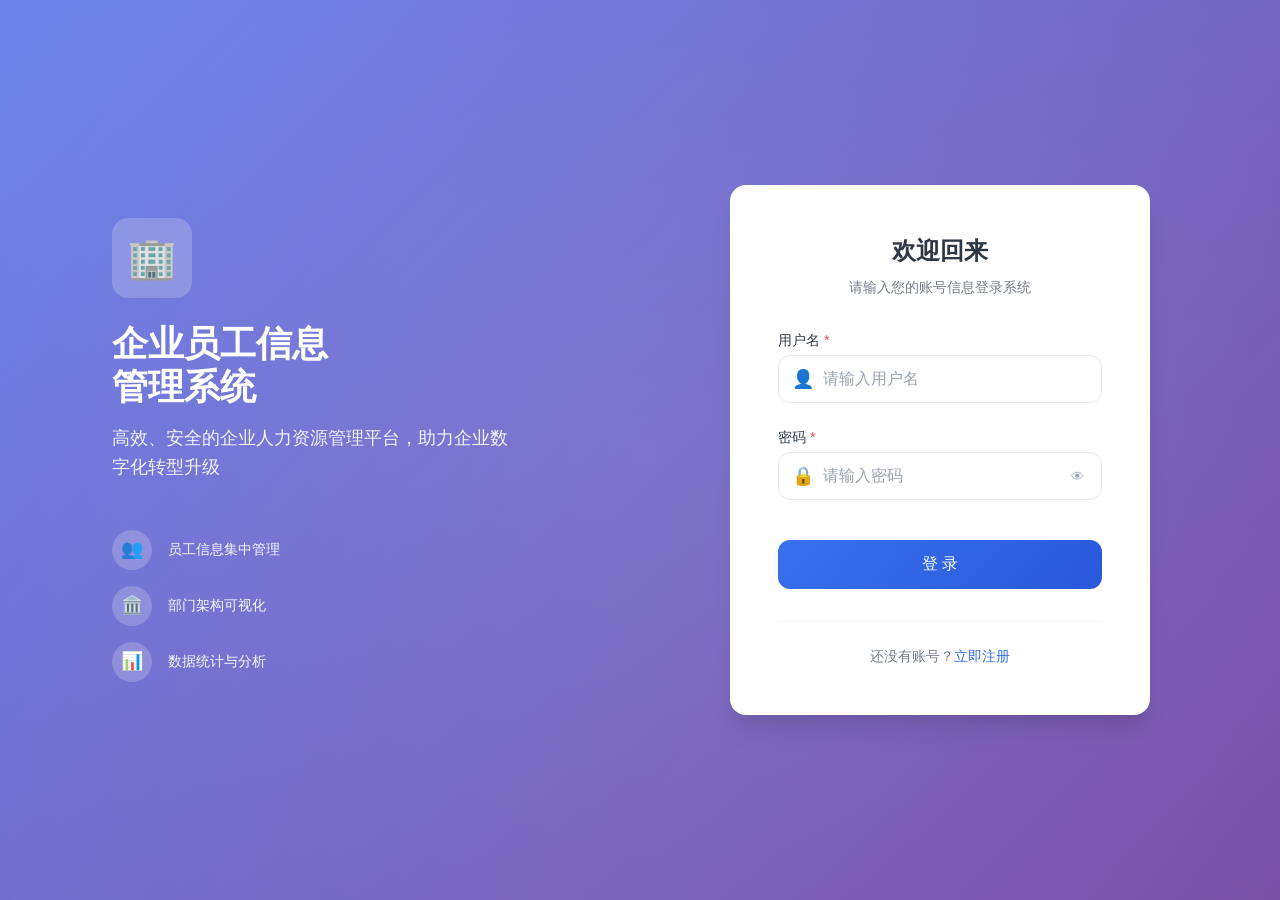
<file: frontend/login.html>
<!DOCTYPE html>
<html lang="zh-CN">
<head>
    <meta charset="UTF-8">
    <meta name="viewport" content="width=device-width, initial-scale=1.0">
    <meta name="description" content="企业员工信息管理系统 - 用户登录">
    <title>登录 - 企业员工信息管理系统</title>
    <link rel="stylesheet" href="css/variables.css">
    <link rel="stylesheet" href="css/base.css">
    <link rel="stylesheet" href="css/components.css">
    <link rel="stylesheet" href="css/modal.css">
    <link rel="stylesheet" href="css/login.css">
</head>
<body>
    <div class="login-page">
        <div class="login-container">
            <!-- 左侧品牌区域 -->
            <div class="login-brand">
                <div class="login-brand-logo">🏢</div>
                <h1 class="login-brand-title">企业员工信息<br>管理系统</h1>
                <p class="login-brand-subtitle">
                    高效、安全的企业人力资源管理平台，助力企业数字化转型升级
                </p>
                <div class="login-brand-features">
                    <div class="login-feature">
                        <div class="login-feature-icon">👥</div>
                        <span class="login-feature-text">员工信息集中管理</span>
                    </div>
                    <div class="login-feature">
                        <div class="login-feature-icon">🏛️</div>
                        <span class="login-feature-text">部门架构可视化</span>
                    </div>
                    <div class="login-feature">
                        <div class="login-feature-icon">📊</div>
                        <span class="login-feature-text">数据统计与分析</span>
                    </div>
                </div>
            </div>

            <!-- 右侧表单区域 -->
            <div class="login-form-container">
                <div class="login-form-card">
                    <div class="login-form-header">
                        <h2 class="login-form-title">欢迎回来</h2>
                        <p class="login-form-desc">请输入您的账号信息登录系统</p>
                    </div>

                    <form id="loginForm" class="login-form" novalidate>
                        <div class="form-group">
                            <label class="form-label required">用户名</label>
                            <div class="input-with-icon">
                                <input type="text" 
                                       id="username" 
                                       name="username" 
                                       class="form-input" 
                                       placeholder="请输入用户名"
                                       required
                                       autocomplete="username">
                                <span class="input-icon">👤</span>
                            </div>
                            <span class="form-error"></span>
                        </div>

                        <div class="form-group">
                            <label class="form-label required">密码</label>
                            <div class="input-with-icon">
                                <input type="password" 
                                       id="password" 
                                       name="password" 
                                       class="form-input" 
                                       placeholder="请输入密码"
                                       required
                                       autocomplete="current-password">
                                <span class="input-icon">🔒</span>
                                <button type="button" class="password-toggle" id="togglePassword">👁</button>
                            </div>
                            <span class="form-error"></span>
                        </div>

                        <button type="submit" class="btn btn-primary" id="loginBtn">
                            <span id="loginBtnText">登 录</span>
                            <span id="loginBtnLoading" class="hidden">登录中...</span>
                        </button>
                    </form>

                    <div class="login-form-footer">
                        <p>还没有账号？<a href="register.html">立即注册</a></p>
                    </div>
                </div>
            </div>
        </div>
    </div>

    <script src="js/api.js"></script>
    <script src="js/components.js"></script>
    <script>
        document.addEventListener('DOMContentLoaded', function() {
            // 检查是否已登录
            if (TokenManager.getToken()) {
                window.location.href = '/index.html';
                return;
            }

            const form = document.getElementById('loginForm');
            const loginBtn = document.getElementById('loginBtn');
            const loginBtnText = document.getElementById('loginBtnText');
            const loginBtnLoading = document.getElementById('loginBtnLoading');
            const togglePassword = document.getElementById('togglePassword');
            const passwordInput = document.getElementById('password');

            // 密码显示/隐藏
            togglePassword.addEventListener('click', function() {
                const type = passwordInput.type === 'password' ? 'text' : 'password';
                passwordInput.type = type;
                this.textContent = type === 'password' ? '👁' : '🙈';
            });

            // 表单提交
            form.addEventListener('submit', async function(e) {
                e.preventDefault();

                const username = document.getElementById('username').value.trim();
                const password = document.getElementById('password').value;

                // 验证
                let hasError = false;
                if (!username) {
                    showFieldError('username', '请输入用户名');
                    hasError = true;
                } else {
                    clearFieldError('username');
                }

                if (!password) {
                    showFieldError('password', '请输入密码');
                    hasError = true;
                } else {
                    clearFieldError('password');
                }

                if (hasError) return;

                // 提交
                setLoading(true);
                try {
                    const result = await AuthAPI.login({ username, password });
                    
                    // 保存Token和用户信息
                    TokenManager.setToken(result.data.token);
                    TokenManager.setUser({
                        id: result.data.userId,
                        username: result.data.username,
                        nickname: result.data.nickname,
                        avatar: result.data.avatar
                    });

                    Toast.success('登录成功，正在跳转...');
                    
                    setTimeout(() => {
                        window.location.href = '/index.html';
                    }, 500);
                } catch (error) {
                    Toast.error(error.message || '登录失败，请检查用户名和密码');
                } finally {
                    setLoading(false);
                }
            });

            function showFieldError(fieldId, message) {
                const field = document.getElementById(fieldId);
                const errorEl = field.parentElement.parentElement.querySelector('.form-error');
                field.classList.add('error');
                if (errorEl) {
                    errorEl.textContent = message;
                    errorEl.style.display = 'block';
                }
            }

            function clearFieldError(fieldId) {
                const field = document.getElementById(fieldId);
                const errorEl = field.parentElement.parentElement.querySelector('.form-error');
                field.classList.remove('error');
                if (errorEl) {
                    errorEl.style.display = 'none';
                }
            }

            function setLoading(loading) {
                loginBtn.disabled = loading;
                loginBtnText.classList.toggle('hidden', loading);
                loginBtnLoading.classList.toggle('hidden', !loading);
            }
        });
    </script>
</body>
</html>
</file>
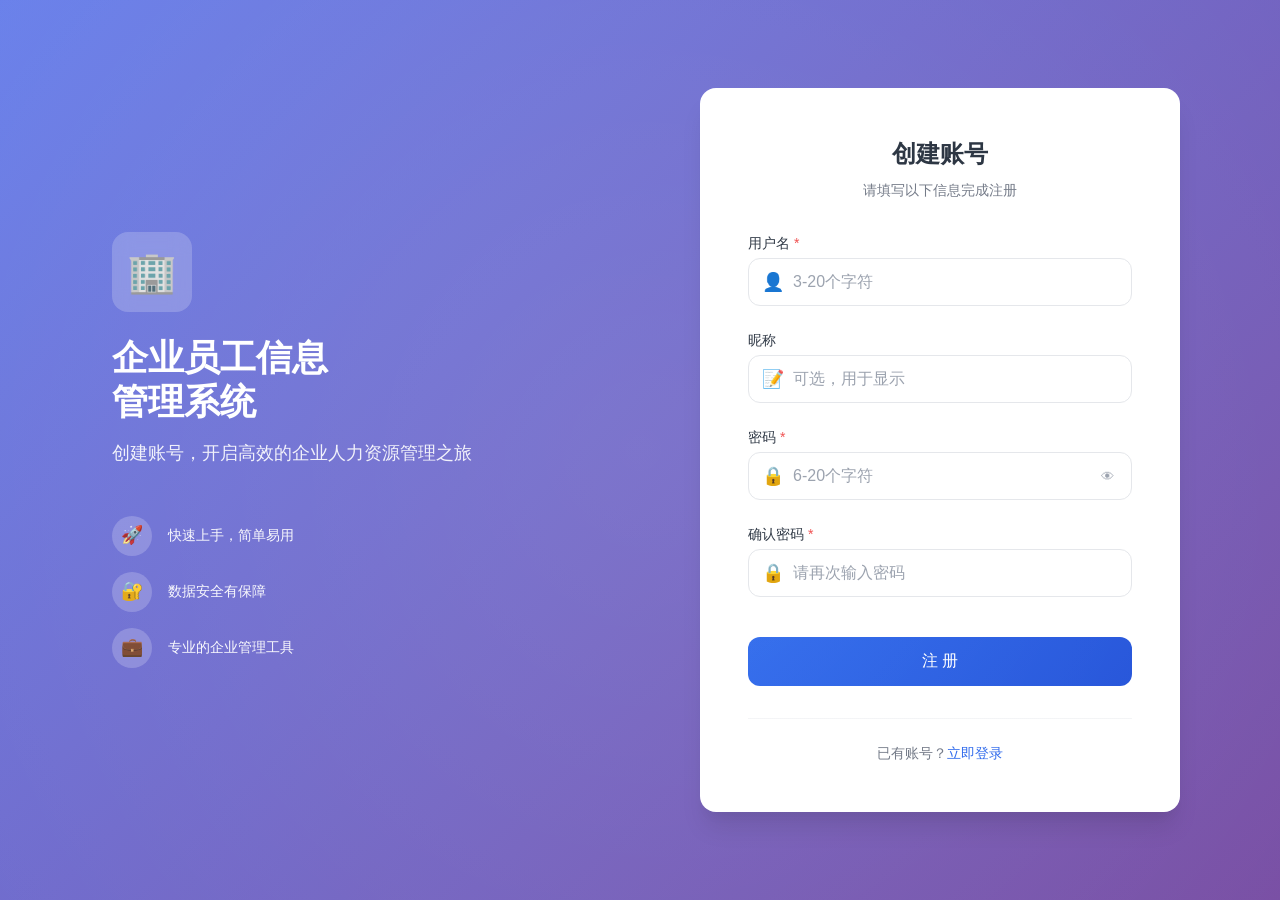
<file: frontend/register.html>
<!DOCTYPE html>
<html lang="zh-CN">
<head>
    <meta charset="UTF-8">
    <meta name="viewport" content="width=device-width, initial-scale=1.0">
    <meta name="description" content="企业员工信息管理系统 - 用户注册">
    <title>注册 - 企业员工信息管理系统</title>
    <link rel="stylesheet" href="css/variables.css">
    <link rel="stylesheet" href="css/base.css">
    <link rel="stylesheet" href="css/components.css">
    <link rel="stylesheet" href="css/modal.css">
    <link rel="stylesheet" href="css/login.css">
</head>
<body>
    <div class="login-page">
        <div class="login-container">
            <!-- 左侧品牌区域 -->
            <div class="login-brand">
                <div class="login-brand-logo">🏢</div>
                <h1 class="login-brand-title">企业员工信息<br>管理系统</h1>
                <p class="login-brand-subtitle">
                    创建账号，开启高效的企业人力资源管理之旅
                </p>
                <div class="login-brand-features">
                    <div class="login-feature">
                        <div class="login-feature-icon">🚀</div>
                        <span class="login-feature-text">快速上手，简单易用</span>
                    </div>
                    <div class="login-feature">
                        <div class="login-feature-icon">🔐</div>
                        <span class="login-feature-text">数据安全有保障</span>
                    </div>
                    <div class="login-feature">
                        <div class="login-feature-icon">💼</div>
                        <span class="login-feature-text">专业的企业管理工具</span>
                    </div>
                </div>
            </div>

            <!-- 右侧表单区域 -->
            <div class="login-form-container">
                <div class="login-form-card register-form-card">
                    <div class="login-form-header">
                        <h2 class="login-form-title">创建账号</h2>
                        <p class="login-form-desc">请填写以下信息完成注册</p>
                    </div>

                    <form id="registerForm" class="login-form" novalidate>
                        <div class="form-group">
                            <label class="form-label required">用户名</label>
                            <div class="input-with-icon">
                                <input type="text" 
                                       id="username" 
                                       name="username" 
                                       class="form-input" 
                                       placeholder="3-20个字符"
                                       required
                                       autocomplete="username">
                                <span class="input-icon">👤</span>
                            </div>
                            <span class="form-error"></span>
                        </div>

                        <div class="form-group">
                            <label class="form-label">昵称</label>
                            <div class="input-with-icon">
                                <input type="text" 
                                       id="nickname" 
                                       name="nickname" 
                                       class="form-input" 
                                       placeholder="可选，用于显示">
                                <span class="input-icon">📝</span>
                            </div>
                        </div>

                        <div class="form-group">
                            <label class="form-label required">密码</label>
                            <div class="input-with-icon">
                                <input type="password" 
                                       id="password" 
                                       name="password" 
                                       class="form-input" 
                                       placeholder="6-20个字符"
                                       required
                                       autocomplete="new-password">
                                <span class="input-icon">🔒</span>
                                <button type="button" class="password-toggle" id="togglePassword">👁</button>
                            </div>
                            <span class="form-error"></span>
                        </div>

                        <div class="form-group">
                            <label class="form-label required">确认密码</label>
                            <div class="input-with-icon">
                                <input type="password" 
                                       id="confirmPassword" 
                                       name="confirmPassword" 
                                       class="form-input" 
                                       placeholder="请再次输入密码"
                                       required
                                       autocomplete="new-password">
                                <span class="input-icon">🔒</span>
                            </div>
                            <span class="form-error"></span>
                        </div>

                        <button type="submit" class="btn btn-primary" id="registerBtn">
                            <span id="registerBtnText">注 册</span>
                            <span id="registerBtnLoading" class="hidden">注册中...</span>
                        </button>
                    </form>

                    <div class="login-form-footer">
                        <p>已有账号？<a href="login.html">立即登录</a></p>
                    </div>
                </div>
            </div>
        </div>
    </div>

    <script src="js/api.js"></script>
    <script src="js/components.js"></script>
    <script>
        document.addEventListener('DOMContentLoaded', function() {
            const form = document.getElementById('registerForm');
            const registerBtn = document.getElementById('registerBtn');
            const registerBtnText = document.getElementById('registerBtnText');
            const registerBtnLoading = document.getElementById('registerBtnLoading');
            const togglePassword = document.getElementById('togglePassword');
            const passwordInput = document.getElementById('password');

            // 密码显示/隐藏
            togglePassword.addEventListener('click', function() {
                const type = passwordInput.type === 'password' ? 'text' : 'password';
                passwordInput.type = type;
                document.getElementById('confirmPassword').type = type;
                this.textContent = type === 'password' ? '👁' : '🙈';
            });

            // 表单提交
            form.addEventListener('submit', async function(e) {
                e.preventDefault();

                const username = document.getElementById('username').value.trim();
                const nickname = document.getElementById('nickname').value.trim();
                const password = document.getElementById('password').value;
                const confirmPassword = document.getElementById('confirmPassword').value;

                // 验证
                let hasError = false;
                
                if (!username) {
                    showFieldError('username', '请输入用户名');
                    hasError = true;
                } else if (username.length < 3 || username.length > 20) {
                    showFieldError('username', '用户名长度为3-20个字符');
                    hasError = true;
                } else {
                    clearFieldError('username');
                }

                if (!password) {
                    showFieldError('password', '请输入密码');
                    hasError = true;
                } else if (password.length < 6 || password.length > 20) {
                    showFieldError('password', '密码长度为6-20个字符');
                    hasError = true;
                } else {
                    clearFieldError('password');
                }

                if (!confirmPassword) {
                    showFieldError('confirmPassword', '请确认密码');
                    hasError = true;
                } else if (password !== confirmPassword) {
                    showFieldError('confirmPassword', '两次输入的密码不一致');
                    hasError = true;
                } else {
                    clearFieldError('confirmPassword');
                }

                if (hasError) return;

                // 提交
                setLoading(true);
                try {
                    await AuthAPI.register({ username, password, nickname });
                    Toast.success('注册成功，请登录');
                    setTimeout(() => {
                        window.location.href = '/login.html';
                    }, 1000);
                } catch (error) {
                    Toast.error(error.message || '注册失败，请稍后重试');
                } finally {
                    setLoading(false);
                }
            });

            function showFieldError(fieldId, message) {
                const field = document.getElementById(fieldId);
                const errorEl = field.parentElement.parentElement.querySelector('.form-error');
                field.classList.add('error');
                if (errorEl) {
                    errorEl.textContent = message;
                    errorEl.style.display = 'block';
                }
            }

            function clearFieldError(fieldId) {
                const field = document.getElementById(fieldId);
                const errorEl = field.parentElement.parentElement.querySelector('.form-error');
                field.classList.remove('error');
                if (errorEl) {
                    errorEl.style.display = 'none';
                }
            }

            function setLoading(loading) {
                registerBtn.disabled = loading;
                registerBtnText.classList.toggle('hidden', loading);
                registerBtnLoading.classList.toggle('hidden', !loading);
            }
        });
    </script>
</body>
</html>
</file>
<file: frontend/css/variables.css>
:root {
    /* 主色调 - 专业商务蓝 */
    --primary-color: #2563eb;
    --primary-hover: #1d4ed8;
    --primary-light: #dbeafe;
    --primary-dark: #1e40af;
    
    /* 辅助色 */
    --success-color: #10b981;
    --success-light: #d1fae5;
    --warning-color: #f59e0b;
    --warning-light: #fef3c7;
    --danger-color: #ef4444;
    --danger-light: #fee2e2;
    --info-color: #06b6d4;
    --info-light: #cffafe;
    
    /* 中性色 */
    --text-primary: #1f2937;
    --text-secondary: #6b7280;
    --text-muted: #9ca3af;
    --text-light: #d1d5db;
    
    /* 背景色 */
    --bg-primary: #ffffff;
    --bg-secondary: #f9fafb;
    --bg-tertiary: #f3f4f6;
    --bg-dark: #111827;
    
    /* 边框色 */
    --border-color: #e5e7eb;
    --border-light: #f3f4f6;
    --border-dark: #d1d5db;
    
    /* 阴影 */
    --shadow-sm: 0 1px 2px 0 rgba(0, 0, 0, 0.05);
    --shadow-md: 0 4px 6px -1px rgba(0, 0, 0, 0.1), 0 2px 4px -1px rgba(0, 0, 0, 0.06);
    --shadow-lg: 0 10px 15px -3px rgba(0, 0, 0, 0.1), 0 4px 6px -2px rgba(0, 0, 0, 0.05);
    --shadow-xl: 0 20px 25px -5px rgba(0, 0, 0, 0.1), 0 10px 10px -5px rgba(0, 0, 0, 0.04);
    
    /* 圆角 */
    --radius-sm: 4px;
    --radius-md: 8px;
    --radius-lg: 12px;
    --radius-xl: 16px;
    --radius-full: 9999px;
    
    /* 间距 */
    --spacing-xs: 4px;
    --spacing-sm: 8px;
    --spacing-md: 16px;
    --spacing-lg: 24px;
    --spacing-xl: 32px;
    --spacing-2xl: 48px;
    
    /* 字体 */
    --font-family: -apple-system, BlinkMacSystemFont, 'Segoe UI', Roboto, 'Helvetica Neue', Arial, 'Noto Sans SC', sans-serif;
    --font-size-xs: 12px;
    --font-size-sm: 14px;
    --font-size-md: 16px;
    --font-size-lg: 18px;
    --font-size-xl: 20px;
    --font-size-2xl: 24px;
    --font-size-3xl: 30px;
    
    /* 过渡 */
    --transition-fast: 150ms ease;
    --transition-normal: 250ms ease;
    --transition-slow: 350ms ease;
    
    /* 侧边栏宽度 */
    --sidebar-width: 260px;
    --sidebar-collapsed-width: 64px;
    
    /* 头部高度 */
    --header-height: 64px;
}

/* 暗色模式变量 */
[data-theme="dark"] {
    --text-primary: #f9fafb;
    --text-secondary: #d1d5db;
    --text-muted: #9ca3af;
    
    --bg-primary: #1f2937;
    --bg-secondary: #111827;
    --bg-tertiary: #374151;
    
    --border-color: #374151;
    --border-light: #4b5563;
}
</file>
<file: frontend/css/base.css>
/* 基础重置 */
*, *::before, *::after {
    box-sizing: border-box;
    margin: 0;
    padding: 0;
}

html {
    font-size: 16px;
    scroll-behavior: smooth;
}

body {
    font-family: var(--font-family);
    font-size: var(--font-size-sm);
    color: var(--text-primary);
    background-color: var(--bg-secondary);
    line-height: 1.5;
    -webkit-font-smoothing: antialiased;
    -moz-osx-font-smoothing: grayscale;
}

a {
    color: var(--primary-color);
    text-decoration: none;
    transition: color var(--transition-fast);
}

a:hover {
    color: var(--primary-hover);
}

img {
    max-width: 100%;
    height: auto;
}

button {
    cursor: pointer;
    font-family: inherit;
}

input, select, textarea {
    font-family: inherit;
    font-size: inherit;
}

ul, ol {
    list-style: none;
}

table {
    border-collapse: collapse;
    width: 100%;
}

/* 滚动条样式 */
::-webkit-scrollbar {
    width: 8px;
    height: 8px;
}

::-webkit-scrollbar-track {
    background: var(--bg-tertiary);
    border-radius: var(--radius-full);
}

::-webkit-scrollbar-thumb {
    background: var(--text-muted);
    border-radius: var(--radius-full);
}

::-webkit-scrollbar-thumb:hover {
    background: var(--text-secondary);
}

/* 选择文本颜色 */
::selection {
    background-color: var(--primary-light);
    color: var(--primary-dark);
}

/* 焦点样式 */
:focus-visible {
    outline: 2px solid var(--primary-color);
    outline-offset: 2px;
}

/* 工具类 */
.hidden {
    display: none !important;
}

.flex {
    display: flex;
}

.flex-col {
    flex-direction: column;
}

.items-center {
    align-items: center;
}

.justify-center {
    justify-content: center;
}

.justify-between {
    justify-content: space-between;
}

.gap-sm {
    gap: var(--spacing-sm);
}

.gap-md {
    gap: var(--spacing-md);
}

.gap-lg {
    gap: var(--spacing-lg);
}

.text-center {
    text-align: center;
}

.text-right {
    text-align: right;
}

.font-medium {
    font-weight: 500;
}

.font-semibold {
    font-weight: 600;
}

.font-bold {
    font-weight: 700;
}

.text-sm {
    font-size: var(--font-size-sm);
}

.text-lg {
    font-size: var(--font-size-lg);
}

.text-xl {
    font-size: var(--font-size-xl);
}

.text-2xl {
    font-size: var(--font-size-2xl);
}

.text-primary {
    color: var(--primary-color);
}

.text-success {
    color: var(--success-color);
}

.text-warning {
    color: var(--warning-color);
}

.text-danger {
    color: var(--danger-color);
}

.text-muted {
    color: var(--text-muted);
}

.bg-primary {
    background-color: var(--primary-color);
}

.bg-success {
    background-color: var(--success-color);
}

.bg-warning {
    background-color: var(--warning-color);
}

.bg-danger {
    background-color: var(--danger-color);
}

.rounded-md {
    border-radius: var(--radius-md);
}

.rounded-lg {
    border-radius: var(--radius-lg);
}

.shadow-md {
    box-shadow: var(--shadow-md);
}

.shadow-lg {
    box-shadow: var(--shadow-lg);
}

.p-sm {
    padding: var(--spacing-sm);
}

.p-md {
    padding: var(--spacing-md);
}

.p-lg {
    padding: var(--spacing-lg);
}

.m-0 {
    margin: 0;
}

.mb-sm {
    margin-bottom: var(--spacing-sm);
}

.mb-md {
    margin-bottom: var(--spacing-md);
}

.mb-lg {
    margin-bottom: var(--spacing-lg);
}

.w-full {
    width: 100%;
}

.h-full {
    height: 100%;
}

/* 动画 */
@keyframes fadeIn {
    from { opacity: 0; }
    to { opacity: 1; }
}

@keyframes slideInUp {
    from {
        opacity: 0;
        transform: translateY(20px);
    }
    to {
        opacity: 1;
        transform: translateY(0);
    }
}

@keyframes slideInDown {
    from {
        opacity: 0;
        transform: translateY(-20px);
    }
    to {
        opacity: 1;
        transform: translateY(0);
    }
}

@keyframes scaleIn {
    from {
        opacity: 0;
        transform: scale(0.95);
    }
    to {
        opacity: 1;
        transform: scale(1);
    }
}

@keyframes spin {
    from { transform: rotate(0deg); }
    to { transform: rotate(360deg); }
}

.animate-fade-in {
    animation: fadeIn var(--transition-normal);
}

.animate-slide-up {
    animation: slideInUp var(--transition-normal);
}

.animate-scale-in {
    animation: scaleIn var(--transition-normal);
}

.animate-spin {
    animation: spin 1s linear infinite;
}
</file>
<file: frontend/css/components.css>
/* 按钮组件 */
.btn {
    display: inline-flex;
    align-items: center;
    justify-content: center;
    gap: var(--spacing-sm);
    padding: 10px 20px;
    font-size: var(--font-size-sm);
    font-weight: 500;
    border: none;
    border-radius: var(--radius-md);
    cursor: pointer;
    transition: all var(--transition-fast);
    white-space: nowrap;
}

.btn:disabled {
    opacity: 0.6;
    cursor: not-allowed;
}

.btn-primary {
    background: linear-gradient(135deg, var(--primary-color), var(--primary-hover));
    color: white;
}

.btn-primary:hover:not(:disabled) {
    background: linear-gradient(135deg, var(--primary-hover), var(--primary-dark));
    transform: translateY(-1px);
    box-shadow: var(--shadow-md);
}

.btn-secondary {
    background-color: var(--bg-tertiary);
    color: var(--text-primary);
    border: 1px solid var(--border-color);
}

.btn-secondary:hover:not(:disabled) {
    background-color: var(--border-color);
}

.btn-success {
    background: linear-gradient(135deg, var(--success-color), #059669);
    color: white;
}

.btn-success:hover:not(:disabled) {
    transform: translateY(-1px);
    box-shadow: var(--shadow-md);
}

.btn-danger {
    background: linear-gradient(135deg, var(--danger-color), #dc2626);
    color: white;
}

.btn-danger:hover:not(:disabled) {
    transform: translateY(-1px);
    box-shadow: var(--shadow-md);
}

.btn-warning {
    background: linear-gradient(135deg, var(--warning-color), #d97706);
    color: white;
}

.btn-outline {
    background: transparent;
    border: 1px solid var(--primary-color);
    color: var(--primary-color);
}

.btn-outline:hover:not(:disabled) {
    background-color: var(--primary-light);
}

.btn-sm {
    padding: 6px 12px;
    font-size: var(--font-size-xs);
}

.btn-lg {
    padding: 14px 28px;
    font-size: var(--font-size-md);
}

.btn-icon {
    width: 36px;
    height: 36px;
    padding: 0;
    border-radius: var(--radius-md);
}

.btn-icon-sm {
    width: 28px;
    height: 28px;
}

/* 表单组件 */
.form-group {
    margin-bottom: var(--spacing-md);
}

.form-label {
    display: block;
    margin-bottom: var(--spacing-xs);
    font-size: var(--font-size-sm);
    font-weight: 500;
    color: var(--text-primary);
}

.form-label.required::after {
    content: '*';
    color: var(--danger-color);
    margin-left: 4px;
}

.form-input,
.form-select,
.form-textarea {
    width: 100%;
    padding: 10px 14px;
    font-size: var(--font-size-sm);
    color: var(--text-primary);
    background-color: var(--bg-primary);
    border: 1px solid var(--border-color);
    border-radius: var(--radius-md);
    transition: all var(--transition-fast);
}

.form-input:focus,
.form-select:focus,
.form-textarea:focus {
    outline: none;
    border-color: var(--primary-color);
    box-shadow: 0 0 0 3px var(--primary-light);
}

.form-input::placeholder {
    color: var(--text-muted);
}

.form-input:disabled,
.form-select:disabled {
    background-color: var(--bg-tertiary);
    cursor: not-allowed;
}

.form-input.error,
.form-select.error {
    border-color: var(--danger-color);
}

.form-error {
    display: block;
    margin-top: var(--spacing-xs);
    font-size: var(--font-size-xs);
    color: var(--danger-color);
}

.form-select {
    appearance: none;
    background-image: url("data:image/svg+xml,%3Csvg xmlns='http://www.w3.org/2000/svg' width='16' height='16' fill='%236b7280' viewBox='0 0 16 16'%3E%3Cpath d='M7.247 11.14L2.451 5.658C1.885 5.013 2.345 4 3.204 4h9.592a1 1 0 0 1 .753 1.659l-4.796 5.48a1 1 0 0 1-1.506 0z'/%3E%3C/svg%3E");
    background-repeat: no-repeat;
    background-position: right 14px center;
    padding-right: 40px;
}

.form-textarea {
    min-height: 100px;
    resize: vertical;
}

/* 输入框自动填充样式修复 */
.form-input:-webkit-autofill,
.form-input:-webkit-autofill:hover,
.form-input:-webkit-autofill:focus {
    -webkit-box-shadow: 0 0 0 1000px var(--bg-primary) inset !important;
    -webkit-text-fill-color: var(--text-primary) !important;
    transition: background-color 5000s ease-in-out 0s;
}

/* 表格组件 */
.table-container {
    background: var(--bg-primary);
    border-radius: var(--radius-lg);
    box-shadow: var(--shadow-sm);
    overflow: hidden;
}

.table {
    width: 100%;
    border-collapse: collapse;
}

.table th,
.table td {
    padding: 14px 16px;
    text-align: left;
    border-bottom: 1px solid var(--border-light);
}

.table th {
    background-color: var(--bg-tertiary);
    font-weight: 600;
    font-size: var(--font-size-xs);
    text-transform: uppercase;
    letter-spacing: 0.5px;
    color: var(--text-secondary);
}

.table tbody tr {
    transition: background-color var(--transition-fast);
}

.table tbody tr:hover {
    background-color: var(--bg-secondary);
}

.table tbody tr:last-child td {
    border-bottom: none;
}

/* 状态标签 */
.badge {
    display: inline-flex;
    align-items: center;
    padding: 4px 10px;
    font-size: var(--font-size-xs);
    font-weight: 500;
    border-radius: var(--radius-full);
}

.badge-success {
    background-color: var(--success-light);
    color: var(--success-color);
}

.badge-warning {
    background-color: var(--warning-light);
    color: var(--warning-color);
}

.badge-danger {
    background-color: var(--danger-light);
    color: var(--danger-color);
}

.badge-info {
    background-color: var(--info-light);
    color: var(--info-color);
}

.badge-primary {
    background-color: var(--primary-light);
    color: var(--primary-color);
}

/* 卡片组件 */
.card {
    background: var(--bg-primary);
    border-radius: var(--radius-lg);
    box-shadow: var(--shadow-sm);
    overflow: hidden;
}

.card-header {
    display: flex;
    align-items: center;
    justify-content: space-between;
    padding: var(--spacing-md) var(--spacing-lg);
    border-bottom: 1px solid var(--border-light);
}

.card-title {
    font-size: var(--font-size-lg);
    font-weight: 600;
    color: var(--text-primary);
}

.card-body {
    padding: var(--spacing-lg);
}

.card-footer {
    padding: var(--spacing-md) var(--spacing-lg);
    border-top: 1px solid var(--border-light);
    background-color: var(--bg-secondary);
}

/* 统计卡片 */
.stat-card {
    background: var(--bg-primary);
    border-radius: var(--radius-lg);
    padding: var(--spacing-lg);
    box-shadow: var(--shadow-sm);
    transition: all var(--transition-fast);
}

.stat-card:hover {
    transform: translateY(-2px);
    box-shadow: var(--shadow-md);
}

.stat-card-icon {
    width: 48px;
    height: 48px;
    display: flex;
    align-items: center;
    justify-content: center;
    border-radius: var(--radius-md);
    font-size: 24px;
    margin-bottom: var(--spacing-md);
}

.stat-card-icon.primary {
    background: linear-gradient(135deg, var(--primary-light), #bfdbfe);
    color: var(--primary-color);
}

.stat-card-icon.success {
    background: linear-gradient(135deg, var(--success-light), #a7f3d0);
    color: var(--success-color);
}

.stat-card-icon.warning {
    background: linear-gradient(135deg, var(--warning-light), #fde68a);
    color: var(--warning-color);
}

.stat-card-icon.info {
    background: linear-gradient(135deg, var(--info-light), #a5f3fc);
    color: var(--info-color);
}

.stat-card-value {
    font-size: var(--font-size-2xl);
    font-weight: 700;
    color: var(--text-primary);
    margin-bottom: var(--spacing-xs);
}

.stat-card-label {
    font-size: var(--font-size-sm);
    color: var(--text-secondary);
}

/* 分页组件 */
.pagination {
    display: flex;
    align-items: center;
    justify-content: center;
    gap: var(--spacing-xs);
    padding: var(--spacing-md);
}

.pagination-btn {
    min-width: 36px;
    height: 36px;
    display: flex;
    align-items: center;
    justify-content: center;
    padding: 0 12px;
    font-size: var(--font-size-sm);
    color: var(--text-secondary);
    background: var(--bg-primary);
    border: 1px solid var(--border-color);
    border-radius: var(--radius-md);
    cursor: pointer;
    transition: all var(--transition-fast);
}

.pagination-btn:hover:not(:disabled):not(.active) {
    border-color: var(--primary-color);
    color: var(--primary-color);
}

.pagination-btn.active {
    background: var(--primary-color);
    border-color: var(--primary-color);
    color: white;
}

.pagination-btn:disabled {
    opacity: 0.5;
    cursor: not-allowed;
}

.pagination-info {
    font-size: var(--font-size-sm);
    color: var(--text-muted);
    margin: 0 var(--spacing-md);
}

/* 空状态 */
.empty-state {
    display: flex;
    flex-direction: column;
    align-items: center;
    justify-content: center;
    padding: var(--spacing-2xl);
    text-align: center;
}

.empty-state-icon {
    font-size: 64px;
    color: var(--text-light);
    margin-bottom: var(--spacing-md);
}

.empty-state-title {
    font-size: var(--font-size-lg);
    font-weight: 600;
    color: var(--text-secondary);
    margin-bottom: var(--spacing-sm);
}

.empty-state-desc {
    font-size: var(--font-size-sm);
    color: var(--text-muted);
}

/* 加载动画 */
.loading-spinner {
    width: 40px;
    height: 40px;
    border: 3px solid var(--border-color);
    border-top-color: var(--primary-color);
    border-radius: 50%;
    animation: spin 0.8s linear infinite;
}

.loading-overlay {
    position: fixed;
    top: 0;
    left: 0;
    right: 0;
    bottom: 0;
    background: rgba(255, 255, 255, 0.8);
    display: flex;
    align-items: center;
    justify-content: center;
    z-index: 9999;
}

/* 搜索栏 */
.search-bar {
    position: relative;
    width: 100%;
    max-width: 400px;
}

.search-bar-input {
    width: 100%;
    padding: 10px 14px 10px 40px;
    font-size: var(--font-size-sm);
    background: var(--bg-primary);
    border: 1px solid var(--border-color);
    border-radius: var(--radius-lg);
    transition: all var(--transition-fast);
}

.search-bar-input:focus {
    outline: none;
    border-color: var(--primary-color);
    box-shadow: 0 0 0 3px var(--primary-light);
}

.search-bar-icon {
    position: absolute;
    left: 14px;
    top: 50%;
    transform: translateY(-50%);
    color: var(--text-muted);
    pointer-events: none;
}

/* 工具栏 */
.toolbar {
    display: flex;
    align-items: center;
    justify-content: space-between;
    gap: var(--spacing-md);
    padding: var(--spacing-md) 0;
    flex-wrap: wrap;
}

.toolbar-left {
    display: flex;
    align-items: center;
    gap: var(--spacing-md);
    flex-wrap: wrap;
}

.toolbar-right {
    display: flex;
    align-items: center;
    gap: var(--spacing-sm);
}

/* 操作按钮组 */
.action-buttons {
    display: flex;
    align-items: center;
    gap: var(--spacing-xs);
}

.action-btn {
    width: 32px;
    height: 32px;
    display: flex;
    align-items: center;
    justify-content: center;
    border: none;
    border-radius: var(--radius-md);
    background: transparent;
    color: var(--text-secondary);
    cursor: pointer;
    transition: all var(--transition-fast);
}

.action-btn:hover {
    background: var(--bg-tertiary);
}

.action-btn.edit:hover {
    color: var(--primary-color);
    background: var(--primary-light);
}

.action-btn.delete:hover {
    color: var(--danger-color);
    background: var(--danger-light);
}

.action-btn.view:hover {
    color: var(--info-color);
    background: var(--info-light);
}
</file>
<file: frontend/css/modal.css>
/* 模态框组件 */
.modal-overlay {
    position: fixed;
    top: 0;
    left: 0;
    right: 0;
    bottom: 0;
    background: rgba(0, 0, 0, 0.5);
    display: flex;
    align-items: center;
    justify-content: center;
    z-index: 1000;
    opacity: 0;
    visibility: hidden;
    transition: all var(--transition-normal);
    pointer-events: none;
}

.modal-overlay.active {
    opacity: 1;
    visibility: visible;
    pointer-events: auto;
}

.modal {
    background: var(--bg-primary);
    border-radius: var(--radius-xl);
    box-shadow: var(--shadow-xl);
    width: 90%;
    max-width: 560px;
    max-height: 90vh;
    display: flex;
    flex-direction: column;
    transform: scale(0.9) translateY(20px);
    transition: transform var(--transition-normal);
}

.modal-overlay.active .modal {
    transform: scale(1) translateY(0);
}

.modal-header {
    display: flex;
    align-items: center;
    justify-content: space-between;
    padding: var(--spacing-lg);
    border-bottom: 1px solid var(--border-light);
}

.modal-title {
    font-size: var(--font-size-lg);
    font-weight: 600;
    color: var(--text-primary);
}

.modal-close {
    width: 32px;
    height: 32px;
    display: flex;
    align-items: center;
    justify-content: center;
    border: none;
    border-radius: var(--radius-full);
    background: transparent;
    color: var(--text-muted);
    cursor: pointer;
    transition: all var(--transition-fast);
}

.modal-close:hover {
    background: var(--bg-tertiary);
    color: var(--text-primary);
}

.modal-body {
    padding: var(--spacing-lg);
    overflow-y: auto;
    flex: 1;
}

/* 模态框滚动条优化 */
.modal-body::-webkit-scrollbar {
    width: 6px;
}

.modal-body::-webkit-scrollbar-track {
    background: transparent;
}

.modal-body::-webkit-scrollbar-thumb {
    background: var(--border-color);
    border-radius: var(--radius-full);
}

.modal-body::-webkit-scrollbar-thumb:hover {
    background: var(--text-muted);
}

.modal-footer {
    display: flex;
    align-items: center;
    justify-content: flex-end;
    gap: var(--spacing-sm);
    padding: var(--spacing-md) var(--spacing-lg);
    border-top: 1px solid var(--border-light);
    background: var(--bg-secondary);
}

/* 确认对话框 */
.confirm-modal .modal {
    max-width: 420px;
}

.confirm-modal .modal-body {
    text-align: center;
    padding: var(--spacing-xl);
}

.confirm-icon {
    width: 64px;
    height: 64px;
    display: flex;
    align-items: center;
    justify-content: center;
    margin: 0 auto var(--spacing-md);
    border-radius: var(--radius-full);
    font-size: 32px;
}

.confirm-icon.warning {
    background: var(--warning-light);
    color: var(--warning-color);
}

.confirm-icon.danger {
    background: var(--danger-light);
    color: var(--danger-color);
}

.confirm-icon.success {
    background: var(--success-light);
    color: var(--success-color);
}

.confirm-title {
    font-size: var(--font-size-lg);
    font-weight: 600;
    color: var(--text-primary);
    margin-bottom: var(--spacing-sm);
}

.confirm-message {
    font-size: var(--font-size-sm);
    color: var(--text-secondary);
    line-height: 1.6;
}

/* Toast 通知 */
.toast-container {
    position: fixed;
    top: 20px;
    right: 20px;
    z-index: 2000;
    display: flex;
    flex-direction: column;
    gap: var(--spacing-sm);
    pointer-events: none;
}

.toast {
    display: flex;
    align-items: flex-start;
    gap: var(--spacing-sm);
    padding: var(--spacing-md);
    background: var(--bg-primary);
    border-radius: var(--radius-lg);
    box-shadow: var(--shadow-lg);
    min-width: 320px;
    max-width: 420px;
    animation: slideInDown 0.3s ease;
    border-left: 4px solid;
    pointer-events: auto;
}

.toast.success {
    border-left-color: var(--success-color);
}

.toast.error {
    border-left-color: var(--danger-color);
}

.toast.warning {
    border-left-color: var(--warning-color);
}

.toast.info {
    border-left-color: var(--info-color);
}

.toast-icon {
    width: 24px;
    height: 24px;
    display: flex;
    align-items: center;
    justify-content: center;
    border-radius: var(--radius-full);
    flex-shrink: 0;
    font-size: 14px;
}

.toast.success .toast-icon {
    background: var(--success-light);
    color: var(--success-color);
}

.toast.error .toast-icon {
    background: var(--danger-light);
    color: var(--danger-color);
}

.toast.warning .toast-icon {
    background: var(--warning-light);
    color: var(--warning-color);
}

.toast.info .toast-icon {
    background: var(--info-light);
    color: var(--info-color);
}

.toast-content {
    flex: 1;
}

.toast-title {
    font-size: var(--font-size-sm);
    font-weight: 600;
    color: var(--text-primary);
    margin-bottom: 2px;
}

.toast-message {
    font-size: var(--font-size-xs);
    color: var(--text-secondary);
}

.toast-close {
    width: 20px;
    height: 20px;
    display: flex;
    align-items: center;
    justify-content: center;
    border: none;
    border-radius: var(--radius-full);
    background: transparent;
    color: var(--text-muted);
    cursor: pointer;
    transition: all var(--transition-fast);
    flex-shrink: 0;
}

.toast-close:hover {
    background: var(--bg-tertiary);
    color: var(--text-primary);
}

@keyframes slideInDown {
    from {
        opacity: 0;
        transform: translateY(-20px);
    }
    to {
        opacity: 1;
        transform: translateY(0);
    }
}

@keyframes slideOutRight {
    from {
        opacity: 1;
        transform: translateX(0);
    }
    to {
        opacity: 0;
        transform: translateX(100%);
    }
}

.toast.closing {
    animation: slideOutRight 0.3s ease forwards;
}

/* 表单行布局 */
.form-row {
    display: grid;
    grid-template-columns: repeat(2, 1fr);
    gap: var(--spacing-md);
}

@media (max-width: 640px) {
    .form-row {
        grid-template-columns: 1fr;
    }
}

/* 表单分隔线 */
.form-divider {
    height: 1px;
    background: var(--border-light);
    margin: var(--spacing-lg) 0;
}

.form-section-title {
    font-size: var(--font-size-sm);
    font-weight: 600;
    color: var(--text-secondary);
    margin-bottom: var(--spacing-md);
    padding-bottom: var(--spacing-sm);
    border-bottom: 1px solid var(--border-light);
}
</file>
<file: frontend/css/login.css>
/* 登录页面样式 */
.login-page {
    min-height: 100vh;
    display: flex;
    background: linear-gradient(135deg, #667eea 0%, #764ba2 100%);
    position: relative;
    overflow: hidden;
}

/* 背景装饰 */
.login-page::before {
    content: '';
    position: absolute;
    top: -50%;
    left: -50%;
    width: 200%;
    height: 200%;
    background: radial-gradient(circle, rgba(255,255,255,0.1) 0%, transparent 70%);
    animation: float 15s ease-in-out infinite;
    pointer-events: none;
}

@keyframes float {
    0%, 100% { transform: translate(0, 0) rotate(0deg); }
    50% { transform: translate(3%, 3%) rotate(5deg); }
}

.login-container {
    display: flex;
    width: 100%;
    max-width: 1200px;
    margin: auto;
    padding: var(--spacing-lg);
}

/* 左侧品牌区域 */
.login-brand {
    flex: 1;
    display: flex;
    flex-direction: column;
    justify-content: center;
    padding: var(--spacing-2xl);
    color: white;
}

.login-brand-logo {
    width: 80px;
    height: 80px;
    background: rgba(255, 255, 255, 0.2);
    border-radius: var(--radius-xl);
    display: flex;
    align-items: center;
    justify-content: center;
    font-size: 40px;
    margin-bottom: var(--spacing-lg);
    backdrop-filter: blur(10px);
}

.login-brand-title {
    font-size: 36px;
    font-weight: 700;
    margin-bottom: var(--spacing-md);
    line-height: 1.2;
}

.login-brand-subtitle {
    font-size: var(--font-size-lg);
    opacity: 0.9;
    line-height: 1.6;
    max-width: 400px;
}

.login-brand-features {
    margin-top: var(--spacing-2xl);
    display: flex;
    flex-direction: column;
    gap: var(--spacing-md);
}

.login-feature {
    display: flex;
    align-items: center;
    gap: var(--spacing-md);
}

.login-feature-icon {
    width: 40px;
    height: 40px;
    background: rgba(255, 255, 255, 0.2);
    border-radius: var(--radius-full);
    display: flex;
    align-items: center;
    justify-content: center;
    font-size: 18px;
}

.login-feature-text {
    font-size: var(--font-size-sm);
    opacity: 0.95;
}

/* 右侧表单区域 */
.login-form-container {
    flex: 1;
    display: flex;
    align-items: center;
    justify-content: center;
    padding: var(--spacing-lg);
}

.login-form-card {
    width: 100%;
    max-width: 420px;
    background: var(--bg-primary);
    border-radius: var(--radius-xl);
    box-shadow: var(--shadow-xl);
    padding: var(--spacing-2xl);
    animation: slideInUp 0.5s ease;
}

.login-form-header {
    text-align: center;
    margin-bottom: var(--spacing-xl);
}

.login-form-title {
    font-size: var(--font-size-2xl);
    font-weight: 700;
    color: var(--text-primary);
    margin-bottom: var(--spacing-sm);
}

.login-form-desc {
    font-size: var(--font-size-sm);
    color: var(--text-secondary);
}

.login-form .form-group {
    margin-bottom: var(--spacing-lg);
}

.login-form .form-input {
    padding: 14px 16px;
    font-size: var(--font-size-md);
    border-radius: var(--radius-lg);
}

.login-form .btn-primary {
    width: 100%;
    padding: 14px;
    font-size: var(--font-size-md);
    border-radius: var(--radius-lg);
    margin-top: var(--spacing-md);
}

.login-form-footer {
    text-align: center;
    margin-top: var(--spacing-xl);
    padding-top: var(--spacing-lg);
    border-top: 1px solid var(--border-light);
}

.login-form-footer p {
    font-size: var(--font-size-sm);
    color: var(--text-secondary);
}

.login-form-footer a {
    color: var(--primary-color);
    font-weight: 500;
}

.login-form-footer a:hover {
    text-decoration: underline;
}

/* 输入框图标 */
.input-with-icon {
    position: relative;
}

.input-with-icon .form-input {
    padding-left: 44px;
}

.input-with-icon .input-icon {
    position: absolute;
    left: 14px;
    top: 50%;
    transform: translateY(-50%);
    color: var(--text-muted);
    font-size: 18px;
}

.input-with-icon .form-input:focus + .input-icon,
.input-with-icon .form-input:not(:placeholder-shown) + .input-icon {
    color: var(--primary-color);
}

/* 密码显示切换 */
.password-toggle {
    position: absolute;
    right: 14px;
    top: 50%;
    transform: translateY(-50%);
    background: none;
    border: none;
    color: var(--text-muted);
    cursor: pointer;
    padding: 4px;
}

.password-toggle:hover {
    color: var(--text-secondary);
}

/* 响应式 */
@media (max-width: 1024px) {
    .login-brand {
        display: none;
    }
    
    .login-container {
        justify-content: center;
    }
}

@media (max-width: 480px) {
    .login-form-card {
        padding: var(--spacing-lg);
    }
    
    .login-form-title {
        font-size: var(--font-size-xl);
    }
}

/* 注册页面特定样式 */
.register-form-card {
    max-width: 480px;
}

.register-form-card .form-row {
    display: grid;
    grid-template-columns: repeat(2, 1fr);
    gap: var(--spacing-md);
}

@media (max-width: 480px) {
    .register-form-card .form-row {
        grid-template-columns: 1fr;
    }
}
</file>
